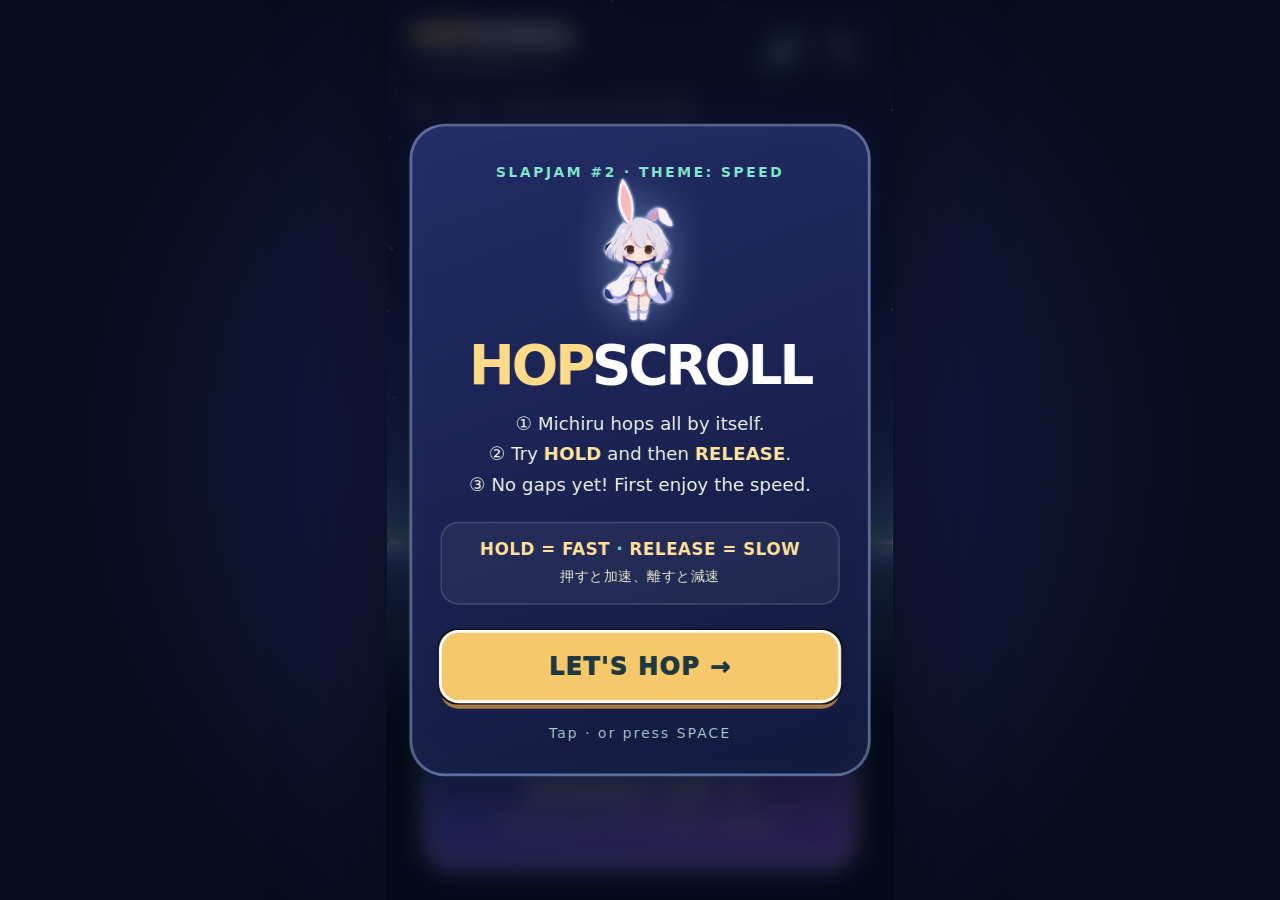
<file: index.html>
<!DOCTYPE html>
<html lang="en"><head><meta charset="UTF-8"/><meta name="viewport" content="width=device-width,initial-scale=1,minimum-scale=1,maximum-scale=1,viewport-fit=cover"/><meta name="theme-color" content="#111d31"/><title>HOPSCROLL | SPEED</title><link rel="stylesheet" href="./style.css" /></head>
<body><main id="shell" aria-label="HOPSCROLL game">
  <canvas id="stage" width="360" height="640" aria-label="Auto-jumping character and moving platforms"></canvas>
  <header id="hud"><div class="brand">HOP<span>SCROLL</span><small>✦ SLAPJAM #2</small></div><div class="hud-buttons"><button id="mute" class="restart" type="button" aria-label="Mute sound" aria-pressed="false">🔊</button><button id="restart" class="restart" type="button" aria-label="Restart stage">↻</button></div></header>
  <div id="progress-area"><div id="stage-name">01 / 06 · THE FIRST GAP</div><div class="track"><div id="progress-bar"></div></div></div>
  <div id="speed-indicator"><span id="speed-label">SLOW</span><span id="speed-number">1.0×</span></div>
  <div id="tip" aria-live="polite">Watch the NEXT landing marker.</div>
  <button id="accelerate" type="button" aria-label="Hold to speed up"><span class="button-small">HOLD TO</span><strong>SPEED UP <span>»</span></strong><span class="button-small">RELEASE TO SLOW DOWN</span></button>
  <div id="overlay" class="overlay" role="dialog" aria-modal="true"><div class="modal"><div class="eyebrow" id="modal-tag">SLAPJAM #2 · THEME: SPEED</div><div class="logo-hero"><img id="hero-art" src="./assets/img/star-rabbit.png" alt="" width="110" height="105"/><canvas id="hero-icon" width="240" height="240" aria-hidden="true"></canvas></div><h1 id="modal-title">HOP<span>SCROLL</span></h1><p id="modal-message">① The bunny jumps by itself.<br/>② <em>HOLD</em> for FAST, release for SLOW.<br/>③ <em>LAND</em> inside the golden GOAL!</p><div class="instruction">HOLD = FAST <b>·</b> RELEASE = SLOW<br/><small>押すと加速、離すと減速</small></div><button id="modal-action" class="primary" type="button">LET'S HOP →</button><div class="modal-footer" id="modal-footer">One button. Land on the goal!</div></div></div>
  <div id="toast" aria-live="polite"></div>
</main><script type="module" src="./src/game.mjs"></script></body></html>
</file>
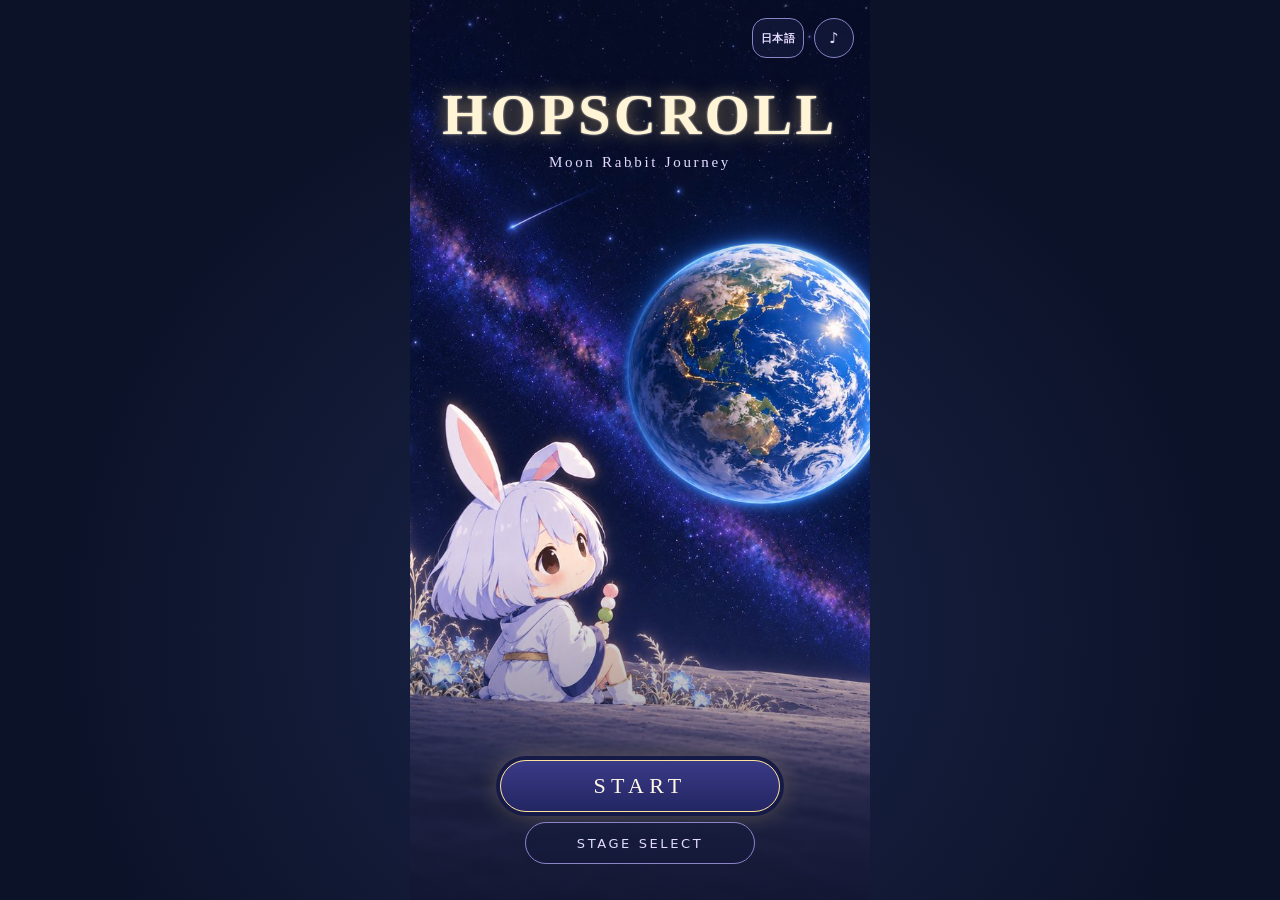
<file: moon-journey.html>
<!doctype html>
<html lang="ja">
<head>
<meta charset="utf-8">
<meta name="viewport" content="width=device-width,initial-scale=1,viewport-fit=cover">
<title>HOPSCROLL · Moon Journey</title>
<link rel="stylesheet" href="moon-lab.css">
</head>
<body data-journey="true"><main>
<h1 class="sr-only">HOPSCROLL Moon Journey</h1>
<header class="journey-bar">
  <button id="pause" class="icon-button" aria-label="一時停止">Ⅱ</button>
  <nav class="stage-tabs route" aria-label="ステージ"></nav>
  <button id="mute" class="icon-button" aria-label="効果音をミュート" aria-pressed="false">♪</button>
</header>
<div class="world">
  <div class="hud">
    <span id="progress" class="sr-only">HOP 0</span>
    <span id="checkpoint" hidden></span>
    <span id="bonus" hidden></span>
  </div>
  <canvas id="world" width="360" height="420" aria-label="自動で跳ぶ月兎。白い足場へ着地。薄藤の橋は指を離して着地すると安全。輪は次の着地点、赤は危険。"></canvas>
  <p id="touch-cue" aria-hidden="true"><b>画面を押す → FAST</b><b>離す → SLOW</b></p>
  <button id="hold" aria-label="押している間はFAST、離すとSLOW。画面のどこを押してもよい"><svg class="bunny" viewBox="0 0 32 32" aria-hidden="true"><path d="M11 3c2.5 0 3.5 4 3.6 9.2A8 8 0 0 1 17.4 12c.4-5 1.6-9 4-9 2.6 0 2.6 5.3 1 10.1A8.5 8.5 0 1 1 9.6 13C8 8.3 8.4 3 11 3z"/></svg><strong>HOLD</strong><small>FAST</small></button>
  <section id="panel" aria-live="polite">
    <button id="home" class="icon-button" aria-label="タイトルへ">⌂</button>
    <div class="panel-tools"><button id="lang" class="icon-button lang-button" aria-label="Switch to English">EN</button><button id="help" class="icon-button" aria-label="遊び方">?</button></div>
    <h2 id="title">月の庭</h2>
    <p id="description"></p>
    <div class="panel-actions">
      <button id="action">はじめる</button>
      <button id="restart" hidden>最初から</button>
    </div>
  </section>
</div>
<p id="hint" class="sr-only" aria-live="polite"></p>
<button id="resume" hidden>▶ つづける</button>
<section id="title-screen" aria-labelledby="title-logo">
  <canvas id="title-art" aria-hidden="true"></canvas>
  <img id="title-img" src="assets/img/title-earthwatch.jpg" alt="" decoding="async">
  <div class="title-logo" id="title-logo"><span class="logo">HOPSCROLL</span><span class="logo-sub" id="title-sub">Moon Rabbit Journey</span></div>
  <div class="title-actions">
    <button id="title-start">START</button>
    <button id="title-select">STAGE SELECT</button>
  </div>
  <div class="title-tools">
    <button id="title-lang" class="icon-button lang-button" aria-label="Switch to English">EN</button>
    <button id="title-mute" class="icon-button" aria-label="効果音をミュート" aria-pressed="false">♪</button>
  </div>
</section>
</main><script type="module" src="src/moon-lab.mjs"></script></body>
</html>
</file>
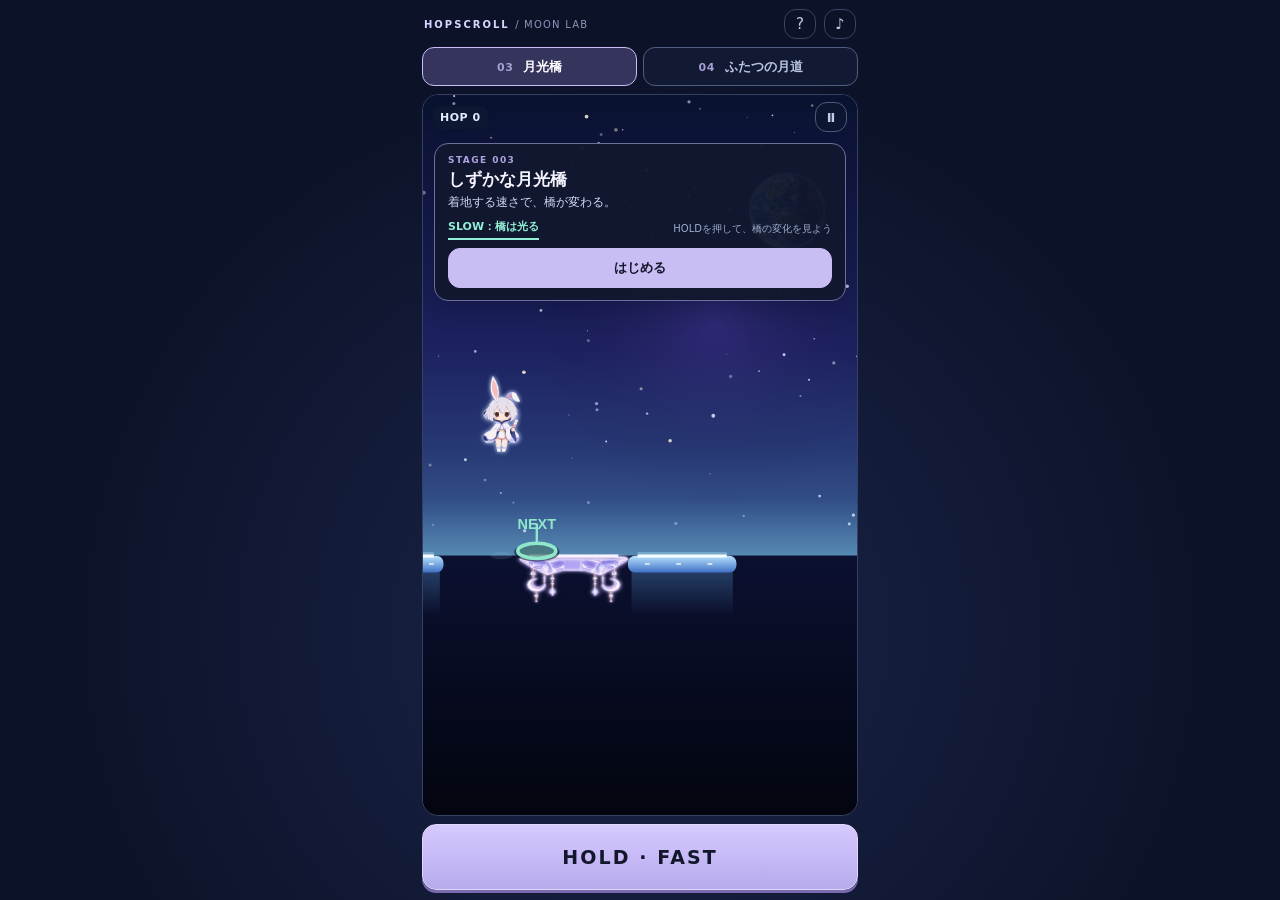
<file: moon-lab.html>
<!doctype html>
<html lang="ja">
<head>
<meta charset="utf-8">
<meta name="viewport" content="width=device-width,initial-scale=1,viewport-fit=cover">
<title>HOPSCROLL · 月道の実験</title>
<link rel="stylesheet" href="moon-lab.css">
</head>
<body><main>
<header class="topbar">
  <span class="brand">HOPSCROLL <span class="lab">/ MOON LAB</span></span>
  <div class="utilities">
    <button id="help" class="icon-button" aria-label="遊び方" title="遊び方">?</button>
    <button id="mute" class="icon-button" aria-label="効果音のミュート" aria-pressed="false" title="効果音">♪</button>
  </div>
</header>
<nav class="stage-tabs" aria-label="ステージ">
  <button data-stage="0" aria-pressed="true"><span class="stage-number">03</span> 月光橋</button>
  <button data-stage="1" aria-pressed="false"><span class="stage-number">04</span> ふたつの月道</button>
</nav>
<div class="world">
  <div class="hud">
    <span id="progress">HOP 0</span>
    <span id="checkpoint" hidden>☾ 月印</span>
    <span id="bonus" hidden>● 団子</span>
    <button id="pause" class="icon-button" aria-label="一時停止" title="一時停止">Ⅱ</button>
  </div>
  <canvas id="world" width="360" height="420" aria-label="自動で跳ぶ月兎。白い足場へ着地。薄藤の橋は指を離して着地すると安全。緑の輪は安全な次の着地点、赤は危険。"></canvas>
  <section id="panel" aria-live="polite">
    <p id="eyebrow">STAGE 003</p>
    <h2 id="title">しずかな月光橋</h2>
    <p id="description"></p>
    <div id="demo">
      <span id="bridge-demo">SLOW：橋が光る・踏める</span>
      <small>HOLDを押して、橋の変化を見よう</small>
    </div>
    <div class="panel-actions">
      <button id="action">はじめる</button>
      <button id="restart" hidden>最初から</button>
    </div>
  </section>
</div>
<p id="hint" class="sr-only" aria-live="polite">NEXTは次に着地する場所。</p>
<button id="resume" hidden>▶ SLOWで再開</button>
<button id="hold" aria-label="押している間はFAST、離すとSLOW">
  <strong id="speed">HOLD → FAST</strong>
</button>
<p class="sr-only">画面長押しまたはSpaceキーでもFAST。指を離すとSLOW。一時停止で中断できます。</p>
</main><script type="module" src="src/moon-lab.mjs"></script></body>
</html>
</file>
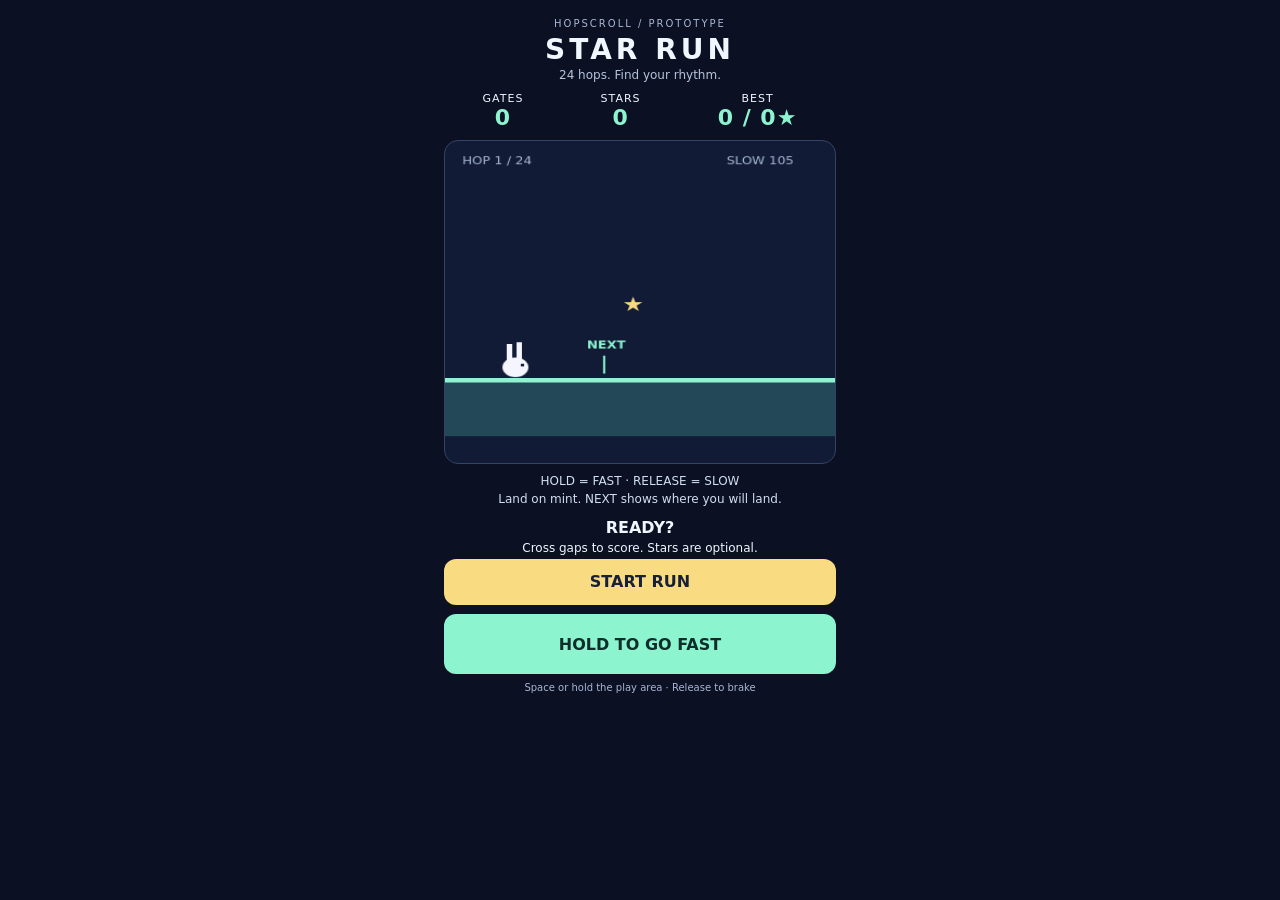
<file: star-run.html>
<!doctype html>
<html lang="en"><head><meta charset="utf-8"><meta name="viewport" content="width=device-width,initial-scale=1,viewport-fit=cover"><title>STAR RUN · HOPSCROLL</title><link rel="stylesheet" href="star-run.css"></head>
<body><main><header><span>HOPSCROLL / PROTOTYPE</span><h1>STAR RUN</h1><p>24 hops. Find your rhythm.</p></header>
<section class="scores" aria-label="Score"><div>GATES<strong id="gates">0</strong></div><div>STARS<strong id="stars">0</strong></div><div>BEST<strong id="best">0 / 0★</strong></div></section>
<canvas id="play" width="360" height="360" aria-label="Jumping course. Solid mint platforms are safe; striped gaps are hazards. NEXT predicts your landing at current speed."></canvas>
<p id="hint">HOLD = FAST · RELEASE = SLOW<br>Land on mint. NEXT shows where you will land.</p>
<section id="result" aria-live="polite"><strong id="message">READY?</strong><span id="summary">Cross gaps to score. Stars are optional.</span><button id="retry">START RUN</button></section>
<button id="hold">HOLD TO GO FAST</button><footer>Space or hold the play area · Release to brake</footer></main><script type="module" src="src/star-run.mjs"></script></body></html>
</file>
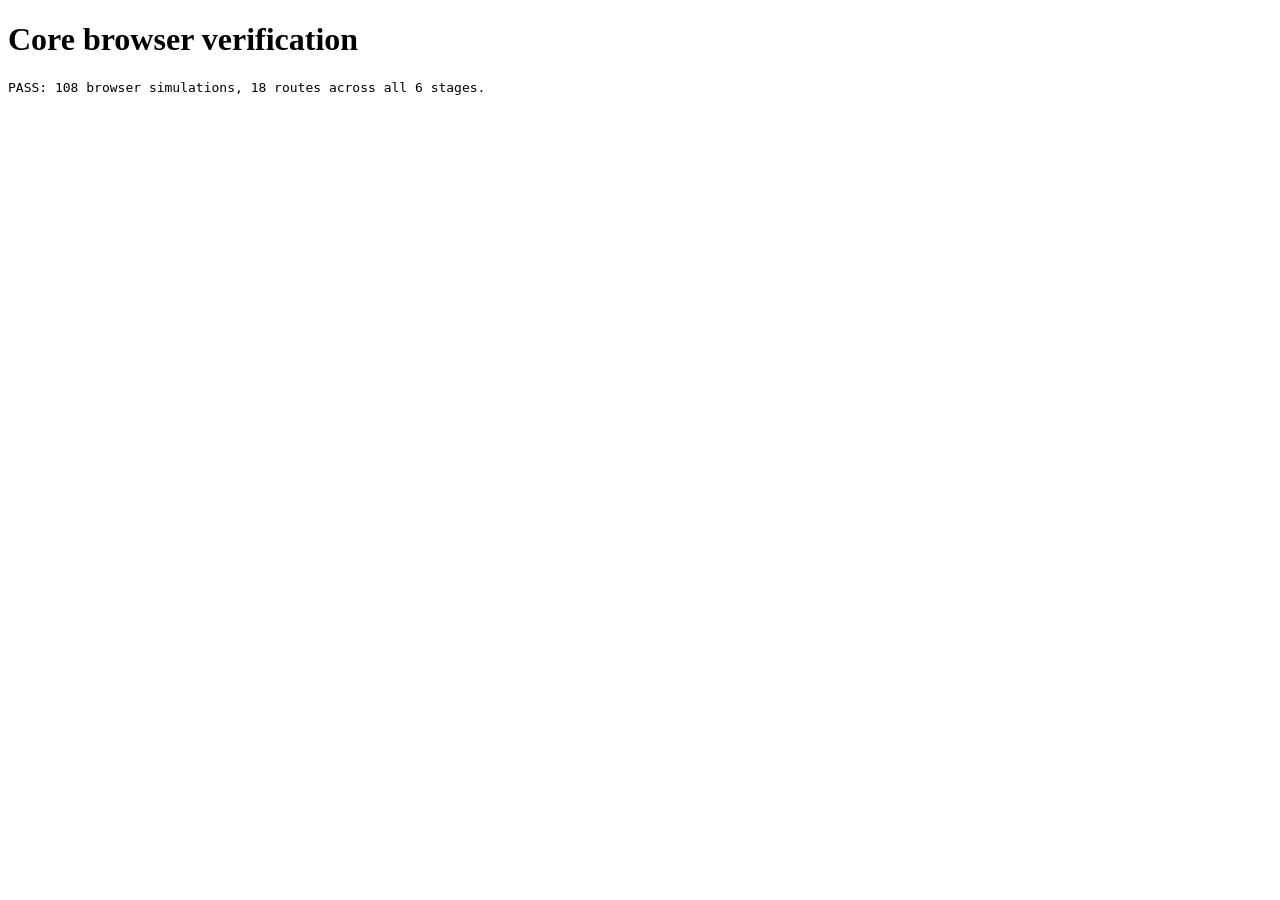
<file: tests/browser.html>
<!doctype html><meta charset="utf-8"><title>HOPSCROLL core QA</title>
<h1>Core browser verification</h1><pre id="result">Running…</pre>
<script type="module">
import {levels} from '../src/core.mjs';
import {witnesses,replay} from './solver.mjs';
try {
 let count=0;
 for(const [i,routes] of witnesses.entries()) for(const route of routes) {
  const reference=replay(levels[i],route.path);
  for(const frame of [1/30,1/60,1/120,1/144,.007,.113]) {
   const actual=replay(levels[i],route.path,frame);
   if(actual.state.status!=='clear' || JSON.stringify(actual.events)!==JSON.stringify(reference.events) || Math.abs(actual.state.x-reference.state.x)>1e-7) throw Error(`Stage ${i+1} frame ${frame}`);
   count++;
  }
 }
 document.getElementById('result').textContent=`PASS: ${count} browser simulations, 18 routes across all 6 stages.`;
} catch(error) { document.getElementById('result').textContent=`FAIL: ${error.stack}`; }
</script>
</file>
<file: style.css>
:root{color-scheme:dark;font-family:system-ui,-apple-system,'Segoe UI',sans-serif;background:#070b1c;color:#f9f4d5;-webkit-tap-highlight-color:transparent}*{box-sizing:border-box}html,body{margin:0;width:100%;height:100%;overscroll-behavior:none}body{overflow:hidden;background:radial-gradient(circle at center,#1d2456,#070b1c 75%)}button{font:inherit;cursor:pointer;color:inherit}#shell{position:absolute;left:50%;top:50%;width:360px;height:640px;transform:translate(-50%,-50%) scale(var(--fit,1));isolation:isolate;overflow:hidden;background:#0a1230;box-shadow:0 0 70px #0008}#stage{display:block;width:100%;height:100%;touch-action:none}#hud{position:absolute;inset:16px 17px auto;display:flex;align-items:flex-start;justify-content:space-between;pointer-events:none}.brand{font-weight:1000;font-size:19px;letter-spacing:-1.3px;line-height:1;color:#ffe295;text-shadow:0 2px 1px #0008,0 0 12px #ffd84a55}.brand span{color:#f9f7e8}.brand small{display:block;font-size:9px;letter-spacing:2.5px;color:#e1e4e5;margin-top:7px;font-weight:700}.hud-buttons{display:flex;gap:8px}.restart{pointer-events:auto;width:37px;height:37px;border-radius:12px;border:1px solid #cfe4ff50;background:#0d1640b0;font-size:24px;line-height:1}#progress-area{position:absolute;top:72px;left:18px;right:18px}#stage-name{font-size:10px;font-weight:800;letter-spacing:1.3px;color:#cfe4ff}.track{height:5px;border-radius:8px;background:#ffffff30;margin-top:8px;overflow:hidden}#progress-bar{height:100%;width:0%;border-radius:8px;background:linear-gradient(90deg,#8fd8ff,#ffd84a);transition:width .12s linear}#speed-indicator{position:absolute;top:107px;right:17px;min-width:85px;display:flex;flex-direction:column;align-items:flex-end;gap:3px;font-weight:900;text-shadow:0 2px #0007}#speed-label{font-size:11px;letter-spacing:2px;color:#b8c4ff}#speed-number{font-size:25px;color:#dfe4ff;font-variant-numeric:tabular-nums}#speed-indicator.fast #speed-label,#speed-indicator.fast #speed-number{color:#bdf1ff;text-shadow:0 0 12px #7fd8ff,0 2px #0007}#tip{position:absolute;bottom:151px;left:0;right:0;text-align:center;font-weight:800;letter-spacing:.3px;font-size:12px;color:#dfe6ff;padding:0 13px;text-shadow:0 2px #070b1c;pointer-events:none}#tip.cue{color:#ffe083;font-size:15px}#accelerate{position:absolute;bottom:24px;left:25px;right:25px;height:108px;border:3px solid #cfe4ff;border-radius:23px;background:linear-gradient(145deg,#4a5be0,#8a52d8);box-shadow:0 8px 0 #2a2577,0 12px 22px #0005;display:flex;align-items:center;justify-content:center;flex-direction:column;gap:5px;touch-action:none;user-select:none;transition:transform .08s,box-shadow .08s;background-clip:padding-box}#accelerate strong{font-size:24px;letter-spacing:.2px;white-space:nowrap}#accelerate strong span{font-size:32px;line-height:10px}#accelerate .button-small{font-size:10px;letter-spacing:2.5px;font-weight:800}#accelerate.pressed{transform:translateY(6px);box-shadow:0 2px 0 #2a2577,0 0 26px #7fd8ffaa;background:linear-gradient(145deg,#66c8ff,#9b7bff);border-color:#fff}.overlay{position:absolute;inset:0;background:#070b1cba;backdrop-filter:blur(8px);display:flex;justify-content:center;align-items:center;padding:16px;z-index:4}.overlay.hidden{display:none}.modal{border:2px solid #bcd3ff66;border-radius:25px;background:linear-gradient(160deg,#222c66,#121a3d);animation:pop-in .32s cubic-bezier(.3,1.5,.6,1);box-shadow:0 16px 35px #06101c77,inset 0 0 40px #ffffff06;width:100%;padding:27px 20px 23px;text-align:center}.eyebrow{letter-spacing:1.7px;font-size:10px;font-weight:850;color:#81eacb}.logo-hero{height:108px;display:flex;justify-content:center;align-items:flex-end;filter:drop-shadow(0 0 14px #a9dcff66)}.logo-hero img{width:110px;height:auto}.logo-hero canvas{width:110px;height:110px}.logo-hero .hidden{display:none}@keyframes pop-in{from{transform:scale(.86);opacity:0}to{transform:scale(1);opacity:1}}h1{margin:4px 0 12px;font-size:39px;letter-spacing:-2.3px;color:#ffda89;line-height:1}h1 span{color:white}.modal p{font-size:13px;line-height:1.65;color:#f1f3e8;margin:0 0 16px}.modal em{font-weight:900;font-style:normal;color:#ffe29c}.instruction{padding:12px 7px;background:#ffffff0d;border:1px solid #ffffff28;border-radius:13px;font-size:12px;font-weight:850;letter-spacing:.3px;color:#ffdf9b}.instruction b{color:#68e2cc}.instruction small{display:inline-block;margin-top:5px;font-size:10px;font-weight:500;color:#e5e5d1}.primary{display:block;width:100%;margin-top:19px;padding:15px 4px;border:0;border-radius:13px;background:#f5c86c;color:#1e3840;font-weight:1000;letter-spacing:1px;font-size:17px;box-shadow:0 5px 0 #a87b47}.primary:active{transform:translateY(4px);box-shadow:0 1px 0 #a87b47}.modal-footer{font-size:10px;letter-spacing:1.4px;margin-top:17px;color:#a9c5cb}#toast{position:absolute;top:170px;left:20px;right:20px;text-align:center;font-size:18px;font-weight:1000;color:#ffe69a;pointer-events:none;text-shadow:0 3px #1e344a;opacity:0;transition:opacity .2s}#toast.visible{opacity:1}#accelerate.cue{animation:cue .5s ease-in-out infinite alternate;border-color:#fff}#accelerate.cue-release{outline:3px dashed #9fe8ff;outline-offset:4px}@keyframes cue{from{transform:scale(1);box-shadow:0 8px 0 #2a2577,0 0 0 0 #cfe4ff00}to{transform:scale(1.04);box-shadow:0 8px 0 #2a2577,0 0 0 10px #cfe4ff55}}@media(prefers-reduced-motion:reduce){.track,#progress-bar,#accelerate,#toast{transition:none!important}#accelerate.cue{animation:none;outline:3px solid #fff;outline-offset:4px}.modal{animation:none}}
</file>
<file: moon-lab.css>
:root{
  --night:#0c1228;--panel:#192340;--ink:#f5f4ff;--muted:#aab5d0;
  --moon:#c9bdf4;--safe:#92efd5;--danger:#ffabbc;--gold:#ffdb83;
}
*{box-sizing:border-box}
html,body{width:100%;height:100%}
body{margin:0;background:radial-gradient(ellipse at 50% 70%,#1a254a 0%,#0c1228 65%);
  color:var(--ink);font-family:"Yu Gothic UI","Hiragino Kaku Gothic ProN",system-ui,sans-serif}
main{height:100svh;min-height:560px;width:min(100%,460px);margin:auto;
  display:flex;flex-direction:column;gap:8px;
  padding:9px 12px max(10px,env(safe-area-inset-bottom))}
button{font:inherit;cursor:pointer;color:var(--ink);
  background:var(--panel);border:1px solid #4f5d82;border-radius:12px}
button[hidden],[hidden]{display:none!important}
button:focus-visible{outline:3px solid var(--gold);outline-offset:2px}
.topbar{height:30px;display:flex;align-items:center;justify-content:space-between;flex-shrink:0;
  padding:0 2px}
.brand{font-size:10px;font-weight:800;letter-spacing:.2em;color:#d8d6ff}
.lab{font-weight:500;letter-spacing:.12em;color:#8c97b9}
.utilities{display:flex;align-items:center;gap:8px}
.icon-button{width:32px;height:30px;min-height:30px;padding:0;display:grid;place-items:center;
  font-size:15px;background:transparent;border-color:#394463;color:#c3cbe9}
.stage-tabs{display:flex;gap:6px;flex-shrink:0}
.stage-tabs button{flex:1;min-width:0;min-height:39px;padding:6px 8px;font-size:13px;font-weight:650;
  color:#bbc4e2;background:#121a33}
.stage-tabs button[aria-pressed=true]{border-color:#c9bdf4;background:#34345d;color:#fff}
.stage-number{font-size:11px;letter-spacing:.06em;color:#a59ed3;margin-right:5px}
.world{position:relative;flex:1;min-height:225px;overflow:hidden;
  border-radius:16px;border:1px solid #344160;
  background:linear-gradient(180deg,#111c36 0%,#172540 72%,#10192f 100%)}
canvas{width:100%;height:100%;display:block;object-fit:contain;touch-action:none}
.hud{position:absolute;z-index:2;top:7px;left:10px;right:10px;
  display:flex;align-items:center;gap:8px;pointer-events:none;
  color:#e3e9ff;font-size:11px;font-weight:650}
.hud span{background:rgba(14,24,48,.75);border-radius:7px;padding:5px 7px;
  box-shadow:0 1px 10px #070d2020}
.hud #progress{font-variant-numeric:tabular-nums;font-weight:800;letter-spacing:.045em}
.hud #checkpoint{color:var(--safe)}
.hud #bonus{color:var(--gold)}
.hud #pause{margin-left:auto;pointer-events:auto;background:rgba(14,24,48,.7);
  border:1px solid #4b5a7e;font-weight:800;font-size:13px}
#panel{position:absolute;z-index:3;left:11px;right:11px;top:48px;bottom:auto;
  max-height:calc(100% - 56px);overflow-y:auto;
  background:rgba(17,24,46,.95);border:1px solid #6b719c;
  border-radius:14px;padding:11px 13px 12px;text-align:left;
  box-shadow:0 9px 25px rgba(2,7,21,.2)}
#panel[hidden],#demo[hidden]{display:none!important}
#eyebrow{font-size:9px;font-weight:800;letter-spacing:.16em;color:#aca4e2;margin:0}
h2{font-size:17px;font-weight:750;line-height:1.3;margin:3px 0}
#description{font-size:12px;line-height:1.4;margin:4px 0 8px;color:#d2d8f2}
#description:empty{display:none}
#demo{display:flex;align-items:center;justify-content:space-between;gap:8px;
  margin:4px 0 8px;font-size:11px}
#bridge-demo{color:var(--safe);border-bottom:2px solid var(--safe);padding-bottom:4px;
  font-weight:700;white-space:nowrap}
#bridge-demo.fast{color:var(--danger);border-bottom:2px dashed var(--danger)}
#demo small{font-size:10px;color:#9caccd;text-align:right}
.panel-actions{display:flex;align-items:center;gap:9px}
#action{flex:1;min-height:40px;background:var(--moon);color:#13162c;
  font-size:13px;font-weight:800;border-color:var(--moon)}
#restart{padding:0 12px;min-height:40px;flex-shrink:0;background:transparent;
  color:#cbd0ed;border-color:#586586;font-size:12px}
#hold{flex-shrink:0;min-height:66px;touch-action:none;user-select:none;-webkit-user-select:none;
  border:1px solid #e0d7fa;background:linear-gradient(180deg,#d6c9ff,#b7aaed);
  color:#13172c;border-radius:14px;
  display:flex;align-items:center;justify-content:center;
  box-shadow:0 3px 0 #776aaf}
#hold strong{font-weight:850;letter-spacing:.11em;font-size:19px}
#hold.active{background:linear-gradient(180deg,#ffe9ad,#ffd27b);border-color:#ffedba;
  box-shadow:0 3px 0 #a47a33}
#resume{flex-shrink:0;min-height:42px;border:1px solid #c0fce3;
  background:var(--safe);color:#102239;font-weight:800;font-size:13px}
.sr-only{position:absolute!important;width:1px;height:1px;padding:0;margin:-1px;
  overflow:hidden;clip:rect(0,0,0,0);white-space:nowrap;border:0}
@media(max-height:650px){
 main{gap:6px;padding-top:5px;padding-bottom:max(6px,env(safe-area-inset-bottom))}
 .topbar{height:26px}.stage-tabs button{min-height:36px}
 #panel{top:42px;padding:9px 11px}
 #hold{min-height:62px}
}
@media(prefers-reduced-motion:reduce){*{transition:none!important;animation:none!important}}

/* Journey: the route bar is the stage select, progress and result record at once,
   so the screen needs no stage names, HOP counter or GOAL caption. */
[data-journey] main{gap:10px}
[data-journey] button{-webkit-tap-highlight-color:transparent}
.journey-bar{height:40px;display:flex;align-items:center;gap:6px;flex-shrink:0}
.journey-bar .icon-button{width:36px;height:36px;border-radius:50%;background:rgba(20,28,56,.6);border-color:#3d4870}
#pause:disabled{opacity:.35;cursor:default}
.route{flex:1;min-width:0;display:flex;align-items:center;gap:0}
.route button.stop,.route button.stop[aria-pressed]{flex:0 0 30px;height:36px;min-height:36px;padding:0;border:0;background:none;display:grid;place-items:center}
.route .stop::before{content:"";width:9px;height:9px;border-radius:50%;background:#2c3660;
  box-shadow:inset 0 0 0 1.5px #7d88b8;transition:transform .2s}
.route .stop.clear::before{background:var(--gold);box-shadow:none}
.route .stop.full::before{background:var(--gold);box-shadow:0 0 0 2.5px #0c1228,0 0 0 4px var(--gold)}
.route .stop[aria-pressed=true]::before{transform:scale(1.55);background:var(--moon);
  box-shadow:0 0 10px 2px #b9a8ff99}
.route .stop[aria-pressed=true].clear::before{background:var(--gold)}
.route .leg{flex:1;min-width:6px;height:2px;border-radius:1px;background:#333e68;position:relative}
.route .leg b{position:absolute;inset:0 auto 0 0;width:calc(var(--p,0)*100%);border-radius:1px;
  background:linear-gradient(90deg,#b9a8ff,#f4f0ff)}
.route .leg.done b{width:100%;background:var(--gold)}
.route .leg.here b::after{content:"";position:absolute;right:-4px;top:-3px;width:8px;height:8px;border-radius:50%;
  background:#fff;box-shadow:0 0 8px 2px #d7ccff}
.route .goal{flex:0 0 18px;height:18px;border-radius:50%;margin-left:3px;
  background:radial-gradient(circle at 65% 40%,#0c1228 0 46%,transparent 47%),#e8dcff;opacity:.55}
.route .goal.clear{background:#ffe7a6;opacity:1;box-shadow:0 0 10px #ffd87988}
[data-journey] .hud{top:10px;left:12px;gap:6px}
[data-journey] .hud span{width:26px;height:26px;padding:0;border-radius:50%;display:grid;place-items:center;font-size:14px}
[data-journey] .hud #checkpoint.used{opacity:.55}
[data-journey] .hud #bonus::before{content:"";width:5px;height:15px;border-radius:3px;
  background:linear-gradient(#f4f0e7 0 30%,transparent 30% 35%,#e5becd 35% 65%,transparent 65% 70%,#a9d8ba 70%)}
[data-journey] #panel{top:14px;left:14px;right:14px;padding:16px 16px 14px;text-align:center;
  background:linear-gradient(180deg,rgba(32,38,78,.94),rgba(18,24,50,.94));
  border:1px solid #8a83c8;border-radius:18px;
  box-shadow:0 0 0 1px #2a2f5c inset,0 10px 30px rgba(2,7,21,.45),0 0 24px #9b8cf022}
[data-journey] #help{position:absolute;top:8px;right:8px;width:28px;height:28px;min-height:28px;
  border-radius:50%;font-size:13px;border-color:#4a5582;color:#aab3d8}
[data-journey] h2{font-family:"Yu Mincho","Hiragino Mincho ProN","Noto Serif JP",serif;
  font-size:22px;font-weight:700;letter-spacing:.08em;margin:2px 26px 0;color:#fbf7ff;
  text-shadow:0 0 14px #b9a8ff66}
[data-journey] #description{font-size:12.5px;color:#c8cde8;margin:6px 0 12px}
[data-journey] #description:empty{display:block;height:4px;margin:0 0 8px}
[data-journey] #action{min-height:44px;border-radius:22px;font-size:14px;letter-spacing:.08em;
  background:linear-gradient(180deg,#e2d8ff,#bfb1f3);box-shadow:0 0 16px #b9a8ff55}
[data-journey] #restart{min-height:44px;border-radius:22px}
[data-journey] #resume{border-radius:22px}
/* The whole board is the button; this small chip only mirrors FAST/SLOW, low in the void under the lane. */
[data-journey] .world{border:0;border-radius:18px;background:#0a1230}
[data-journey] #hold{position:absolute;z-index:2;right:12px;bottom:12px;min-height:0;width:52px;height:30px;
  border-radius:15px;padding:0;background:rgba(20,26,60,.55);color:#b9b2e8;border:1px solid #4a4f86;box-shadow:none}
[data-journey] #hold.active{background:rgba(255,216,121,.85);color:#2a1d08;border-color:#fff0c2;box-shadow:0 0 14px #ffd87966}
[data-journey] .chevrons{justify-content:center}
[data-journey] .chevrons i{width:7px;height:7px;border-width:2px 2px 0 0}
#touch-cue{position:absolute;z-index:2;left:0;right:0;bottom:16%;margin:0;display:flex;flex-direction:column;align-items:center;gap:4px;
  pointer-events:none;color:#efeaff;font-size:14px;font-weight:700;letter-spacing:.06em;text-shadow:0 0 10px #7d6be0;
  opacity:0;transition:opacity .5s}
#touch-cue b:last-child{font-size:12px;font-weight:600;color:#c8c2ee}
#touch-cue.shown{opacity:1;animation:cue 1.8s ease-in-out infinite}
@keyframes cue{50%{transform:translateY(-3px)}}
.chevrons{display:flex;gap:2px}
.chevrons i{width:9px;height:9px;border:solid currentColor;border-width:2.5px 2.5px 0 0;transform:rotate(45deg);opacity:.35}
#hold.active .chevrons i{opacity:1;animation:dash .5s linear infinite}
#hold.active .chevrons i:nth-child(2){animation-delay:.1s}
#hold.active .chevrons i:nth-child(3){animation-delay:.2s}
@keyframes dash{0%,100%{opacity:.35}50%{opacity:1}}
.ready-invite #hold:not(.active){animation:invite 1.6s ease-in-out infinite}
@keyframes invite{50%{box-shadow:0 0 16px #b9a8ffaa;border-color:#b9a8ff}}
@media(max-height:650px){[data-journey] #panel{padding:12px 14px 12px}}

/* v0.4: cards sit low, in the night under the lane, where the thumb already is. */
[data-journey] #panel{top:auto;bottom:12px;max-height:calc(36% - 16px)}
[data-journey] #home{position:absolute;top:8px;left:8px;width:28px;height:28px;min-height:28px;border-radius:50%;font-size:14px;border-color:#4a5582;color:#aab3d8}
[data-journey] .panel-tools{position:absolute;top:8px;right:8px;display:flex;gap:6px}
[data-journey] .panel-tools #help{position:static}
.lang-button{width:auto!important;min-width:28px;padding:0 8px!important;border-radius:14px!important;font-size:11px!important;font-weight:700;letter-spacing:.04em}
[data-journey] .panel-tools .icon-button{height:28px;min-height:28px}
[data-journey] h2{margin:2px 64px 0}
/* Stage 001 practice: bigger, and it lights up gold while the finger is down. */
#touch-cue.drill{bottom:auto;top:12%;font-size:18px}
#touch-cue.drill b:last-child{font-size:13px}
#touch-cue.drill.fast b:first-child{color:#ffe9a8;text-shadow:0 0 14px #ffd879}
.route .stop.dango::after{content:"";position:absolute;width:5px;height:5px;border-radius:50%;background:#f6b8c8;
  transform:translate(9px,9px);box-shadow:0 0 6px #f6b8c8}
.route .stop{position:relative}
/* Title screen */
#title-screen{position:fixed;inset:0;z-index:20;display:flex;flex-direction:column;align-items:center;
  width:min(100%,460px);margin:auto;background:#0a1230;overflow:hidden}
#title-art{position:absolute;inset:0;width:100%;height:100%}
.title-logo{position:relative;margin-top:max(9svh,40px);display:flex;flex-direction:column;align-items:center;gap:6px;text-align:center}
.title-logo .logo{font-family:"Yu Mincho","Hiragino Mincho ProN","Noto Serif JP",Georgia,serif;font-size:clamp(40px,13vw,58px);
  font-weight:700;letter-spacing:.06em;color:#fff4d6;text-shadow:0 0 18px #ffd87988,0 0 2px #fff}
.title-logo .logo-sub{font-family:Georgia,"Yu Mincho",serif;font-size:15px;letter-spacing:.18em;color:#e4dcff}
.title-actions{position:absolute;left:0;right:0;bottom:max(15svh,96px);display:flex;flex-direction:column;align-items:center;gap:12px}
#title-start{width:min(72%,280px);min-height:56px;border-radius:28px;font-family:Georgia,"Yu Mincho",serif;font-size:22px;letter-spacing:.24em;
  color:#fff8e6;background:linear-gradient(180deg,#3a3a86,#232663);border:1.5px solid #ffe2a0;box-shadow:0 0 0 4px #161a46,0 0 26px #ffd87955}
#title-select{width:min(60%,230px);min-height:42px;border-radius:21px;font-size:13px;letter-spacing:.2em;color:#e4dcff;
  background:rgba(20,26,60,.7);border:1px solid #8a83c8}
.title-tools{position:absolute;right:16px;bottom:max(4svh,18px);display:flex;gap:10px}
.title-tools .icon-button{width:40px;height:40px;border-radius:50%;background:rgba(20,26,60,.7);border-color:#8a83c8;color:#e4dcff}
.title-tools .lang-button{height:40px}
/* Card tools ride a thin top row so the title gets the full width. */
[data-journey] #panel{padding-top:38px}
[data-journey] h2{margin:0 4px;font-size:21px}

/* v0.5: a real FAST button again, centred in the night under the lane; the board still works too. */
[data-journey] #hold{left:50%;right:auto;bottom:max(16px,3%);transform:translateX(-50%);width:92px;height:92px;border-radius:50%;
  display:flex;flex-direction:column;align-items:center;justify-content:center;gap:0;
  background:radial-gradient(circle at 50% 35%,rgba(70,66,140,.85),rgba(22,26,66,.9) 70%);color:#efeaff;
  border:2px solid #a99cf0;box-shadow:0 0 0 5px rgba(20,24,60,.6),0 0 24px #9b8cf055}
[data-journey] #hold .bunny{width:24px;height:24px;fill:currentColor;margin-bottom:1px}
[data-journey] #hold strong{font-size:16px;font-weight:800;letter-spacing:.14em;line-height:1.1}
[data-journey] #hold small{font-size:9px;letter-spacing:.24em;opacity:.8}
[data-journey] #hold.active{background:radial-gradient(circle at 50% 35%,#fff1c4,#ffd27b 75%);color:#2a1d08;border-color:#fff0c2;
  box-shadow:0 0 0 5px rgba(58,44,18,.6),0 0 34px #ffd879aa;transform:translateX(-50%) scale(.95)}
#touch-cue:not(.drill){bottom:calc(max(16px,3%) + 104px)}
/* Six stops still fit beside Ⅱ and ♪ at 320px. */
.route button.stop,.route button.stop[aria-pressed]{flex-basis:26px}
.route .leg{min-width:4px}

/* Title key art (Michiru watching the Earth from the Moon); the code-drawn scene stays as fallback. */
#title-img{position:absolute;inset:0;width:100%;height:100%;object-fit:cover;object-position:50% 60%;opacity:0;transition:opacity .4s}
#title-screen.has-art #title-img{opacity:1}
#title-screen.has-art #title-art{visibility:hidden}
#title-screen::after{content:"";position:absolute;inset:0;pointer-events:none;
  background:linear-gradient(180deg,rgba(8,12,36,.55) 0%,rgba(8,12,36,0) 30%,rgba(8,12,36,0) 62%,rgba(8,12,36,.7) 100%)}
#title-screen>.title-logo,#title-screen>.title-actions,#title-screen>.title-tools{z-index:1}
/* With key art, keep Michiru's face clear: buttons sit low, tools move to the top corner. */
#title-screen.has-art .title-actions{bottom:max(4svh,22px);gap:10px}
#title-screen.has-art #title-start{min-height:52px}
#title-screen.has-art .title-tools{top:max(2svh,12px);bottom:auto}
</file>
<file: star-run.css>
*{box-sizing:border-box}body{margin:0;background:#0b1023;color:#eff7ff;font-family:system-ui,sans-serif}main{width:min(100%,420px);margin:auto;padding:12px 14px max(12px,env(safe-area-inset-bottom));text-align:center}header span{font-size:10px;letter-spacing:2px;color:#a7b7d5}h1{margin:2px;font-size:28px;letter-spacing:4px}header p{margin:0 0 10px;color:#b5c5de;font-size:12px}.scores{display:flex;justify-content:space-around;font-size:11px;letter-spacing:1px}.scores strong{display:block;font-size:22px;color:#8cf5cf}canvas{display:block;width:100%;height:auto;max-height:36vh;background:#111b35;border:1px solid #334363;border-radius:14px;touch-action:none;margin-top:10px}#hint{font-size:12px;line-height:1.5;margin:8px 0;color:#d1def2}#result{min-height:90px;display:grid;gap:4px;align-content:center}#result[hidden]{display:none}#summary{font-size:12px}button{font:700 16px system-ui;border:0;border-radius:12px;min-height:46px;cursor:pointer}#retry{background:#f9db81;color:#182039}#hold{width:100%;background:#8cf5cf;color:#102d2a;touch-action:none;user-select:none;margin-top:8px;min-height:60px}#hold.active{background:#f9db81}footer{font-size:10px;color:#a7b7d5;margin-top:8px}button:focus-visible{outline:3px solid white;outline-offset:2px}
</file>
